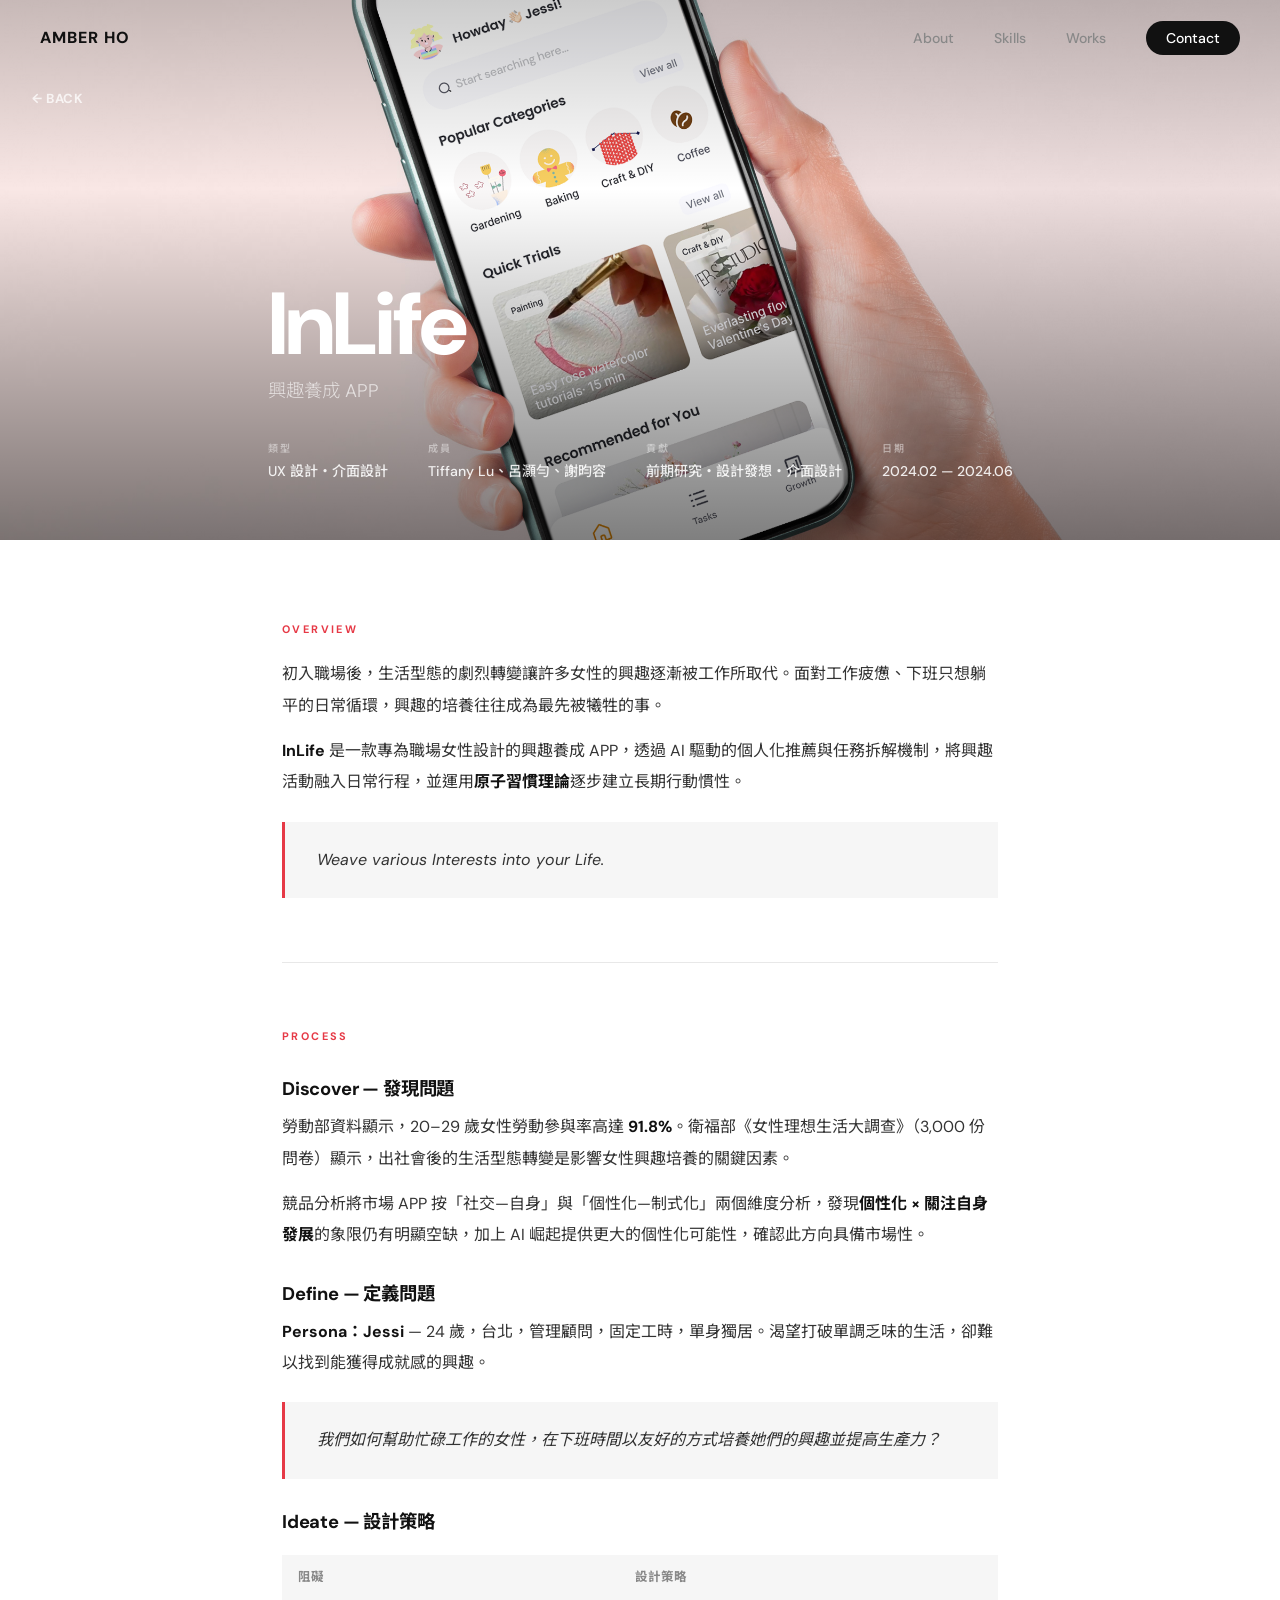
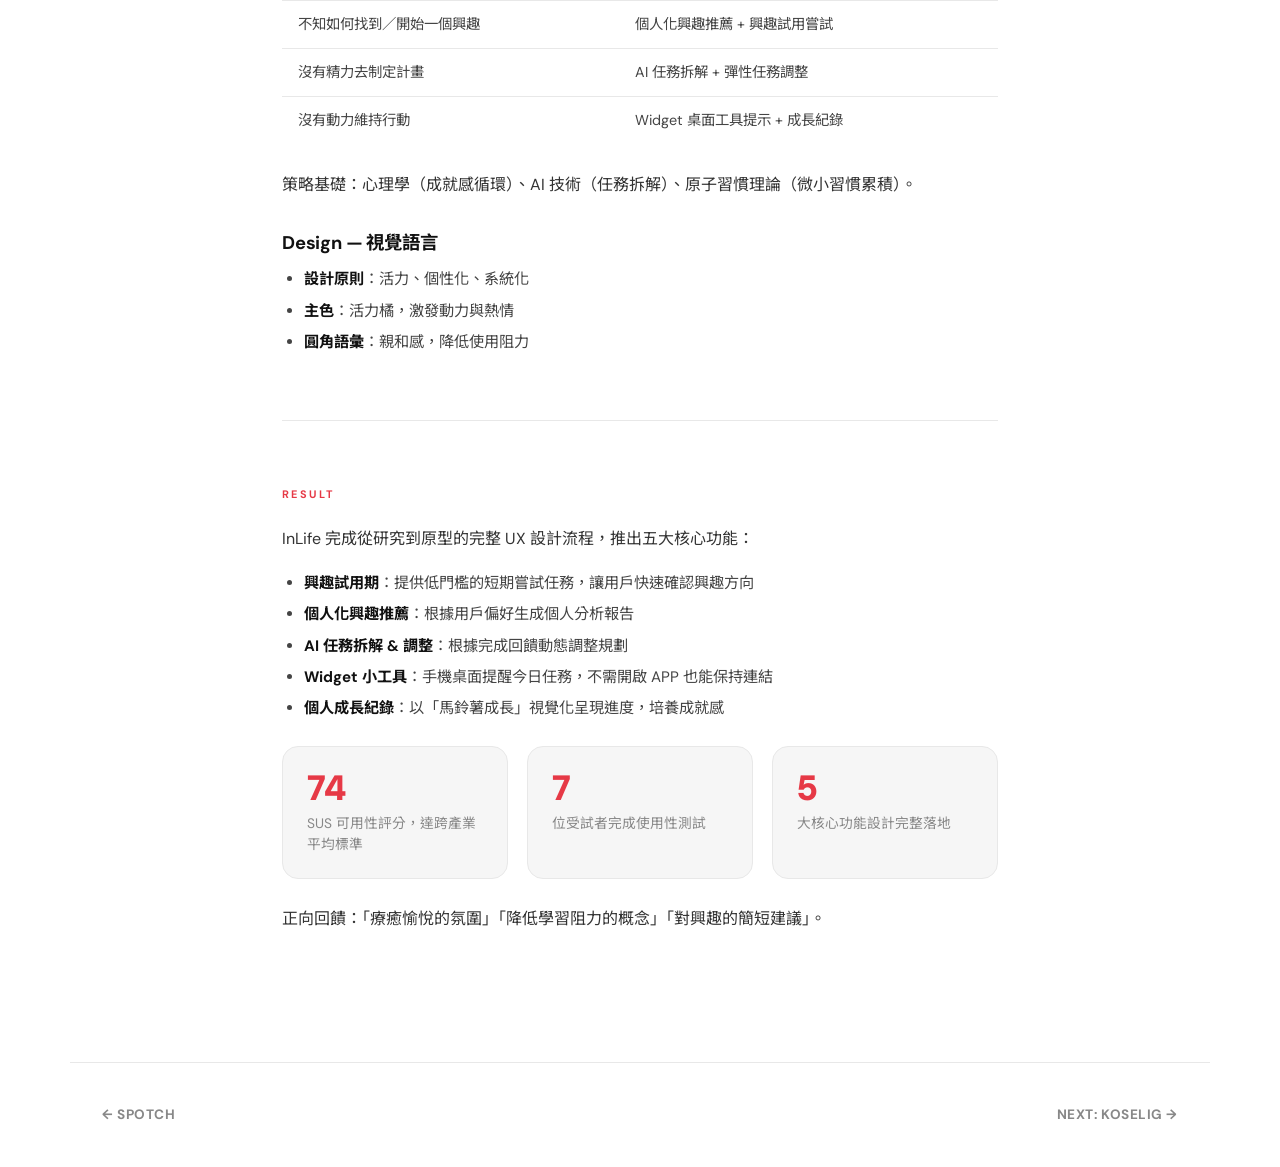
<file: works/inlife.html>
<!DOCTYPE html>
<html lang="zh-TW">
<head>
  <meta charset="UTF-8">
  <meta name="viewport" content="width=device-width, initial-scale=1.0">
  <title>InLife — Amber Ho Portfolio</title>
  <link rel="preconnect" href="https://fonts.googleapis.com">
  <link rel="preconnect" href="https://fonts.gstatic.com" crossorigin>
  <link href="https://fonts.googleapis.com/css2?family=DM+Sans:ital,opsz,wght@0,9..40,300;0,9..40,400;0,9..40,500;0,9..40,600;0,9..40,800;1,9..40,300&family=Noto+Sans+TC:wght@300;400;500;700;900&display=swap" rel="stylesheet">
  <link rel="stylesheet" href="../css/style.css">
</head>
<body>

  <nav id="nav">
    <a href="../index.html" class="nav-logo">AMBER HO</a>
    <ul class="nav-links">
      <li><a href="../index.html#about">About</a></li>
      <li><a href="../index.html#skills">Skills</a></li>
      <li><a href="../index.html#works">Works</a></li>
      <li><a href="../index.html#contact" class="nav-cta">Contact</a></li>
    </ul>
    <button class="nav-toggle" aria-label="開啟選單" aria-expanded="false">
      <span></span><span></span>
    </button>
  </nav>

  <a href="../index.html#works" class="work-back">← Back</a>

  <!-- Hero -->
  <div class="work-page-hero" style="--project-color: #BF4E30;">
    <img class="work-page-hero-img" src="../img/works/inlife.png" width="1600" height="900" alt="InLife 興趣養成 APP 主視覺">
    <div class="container">
      <h1>InLife</h1>
      <p class="work-subtitle">興趣養成 APP</p>
      <div class="work-meta">
        <div class="work-meta-item">
          <span class="label">類型</span>
          <span class="value">UX 設計・介面設計</span>
        </div>
        <div class="work-meta-item">
          <span class="label">成員</span>
          <span class="value">Tiffany Lu、呂灝勻、謝昀容</span>
        </div>
        <div class="work-meta-item">
          <span class="label">貢獻</span>
          <span class="value">前期研究・設計發想・介面設計</span>
        </div>
        <div class="work-meta-item">
          <span class="label">日期</span>
          <span class="value">2024.02 — 2024.06</span>
        </div>
      </div>
    </div>
  </div>

  <!-- Content -->
  <div class="work-body">

    <div class="work-section animate">
      <span class="work-section-label">OVERVIEW</span>
      <p>初入職場後，生活型態的劇烈轉變讓許多女性的興趣逐漸被工作所取代。面對工作疲憊、下班只想躺平的日常循環，興趣的培養往往成為最先被犧牲的事。</p>
      <p><strong>InLife</strong> 是一款專為職場女性設計的興趣養成 APP，透過 AI 驅動的個人化推薦與任務拆解機制，將興趣活動融入日常行程，並運用<strong>原子習慣理論</strong>逐步建立長期行動慣性。</p>
      <div class="highlight-box">Weave various Interests into your Life.</div>
    </div>

    <hr class="work-divider">

    <div class="work-section animate">
      <span class="work-section-label">PROCESS</span>

      <h3>Discover — 發現問題</h3>
      <p>勞動部資料顯示，20–29 歲女性勞動參與率高達 <strong>91.8%</strong>。衛福部《女性理想生活大調查》（3,000 份問卷）顯示，出社會後的生活型態轉變是影響女性興趣培養的關鍵因素。</p>
      <p>競品分析將市場 APP 按「社交—自身」與「個性化—制式化」兩個維度分析，發現<strong>個性化 × 關注自身發展</strong>的象限仍有明顯空缺，加上 AI 崛起提供更大的個性化可能性，確認此方向具備市場性。</p>

      <h3>Define — 定義問題</h3>
      <p><strong>Persona：Jessi</strong> — 24 歲，台北，管理顧問，固定工時，單身獨居。渴望打破單調乏味的生活，卻難以找到能獲得成就感的興趣。</p>
      <div class="highlight-box">我們如何幫助忙碌工作的女性，在下班時間以友好的方式培養她們的興趣並提高生產力？</div>

      <h3>Ideate — 設計策略</h3>
      <table class="work-table">
        <thead>
          <tr><th>阻礙</th><th>設計策略</th></tr>
        </thead>
        <tbody>
          <tr><td>不知如何找到／開始一個興趣</td><td>個人化興趣推薦 + 興趣試用嘗試</td></tr>
          <tr><td>沒有精力去制定計畫</td><td>AI 任務拆解 + 彈性任務調整</td></tr>
          <tr><td>沒有動力維持行動</td><td>Widget 桌面工具提示 + 成長紀錄</td></tr>
        </tbody>
      </table>
      <p>策略基礎：心理學（成就感循環）、AI 技術（任務拆解）、原子習慣理論（微小習慣累積）。</p>

      <h3>Design — 視覺語言</h3>
      <ul>
        <li><strong>設計原則</strong>：活力、個性化、系統化</li>
        <li><strong>主色</strong>：活力橘，激發動力與熱情</li>
        <li><strong>圓角語彙</strong>：親和感，降低使用阻力</li>
      </ul>
    </div>

    <hr class="work-divider">

    <div class="work-section animate">
      <span class="work-section-label">RESULT</span>
      <p>InLife 完成從研究到原型的完整 UX 設計流程，推出五大核心功能：</p>
      <ul>
        <li><strong>興趣試用期</strong>：提供低門檻的短期嘗試任務，讓用戶快速確認興趣方向</li>
        <li><strong>個人化興趣推薦</strong>：根據用戶偏好生成個人分析報告</li>
        <li><strong>AI 任務拆解 &amp; 調整</strong>：根據完成回饋動態調整規劃</li>
        <li><strong>Widget 小工具</strong>：手機桌面提醒今日任務，不需開啟 APP 也能保持連結</li>
        <li><strong>個人成長紀錄</strong>：以「馬鈴薯成長」視覺化呈現進度，培養成就感</li>
      </ul>

      <div class="result-grid">
        <div class="result-card">
          <div class="result-num">74</div>
          <p>SUS 可用性評分，達跨產業平均標準</p>
        </div>
        <div class="result-card">
          <div class="result-num">7</div>
          <p>位受試者完成使用性測試</p>
        </div>
        <div class="result-card">
          <div class="result-num">5</div>
          <p>大核心功能設計完整落地</p>
        </div>
      </div>

      <p>正向回饋：「療癒愉悅的氛圍」「降低學習阻力的概念」「對興趣的簡短建議」。</p>
    </div>

  </div>

  <div class="work-page-nav">
    <a href="spotch.html">← Spotch</a>
    <a href="koselig.html">Next: Koselig →</a>
  </div>

  <script src="../js/main.js"></script>
</body>
</html>
</file>
<file: css/style.css>
/* ─── Design Tokens ─── */
:root {
  --bg: #ffffff;
  --fg: #111111;
  --muted: #888888;
  --accent: #e63946;
  --border: #e8e8e8;
  --surface: #f6f6f6;

  --c-spotch:  #1B4332;
  --c-inlife:  #BF4E30;
  --c-koselig: #5C4033;
  --c-aight:   #1A1A2E;

  --sans: 'DM Sans', 'Noto Sans TC', sans-serif;
  --section-v: clamp(5rem, 9vw, 9rem);
  --radius: 16px;
  --radius-lg: 24px;
  --ease: cubic-bezier(0.4, 0, 0.2, 1);
  --t: 0.3s var(--ease);
}

/* ─── Reset ─── */
*, *::before, *::after { box-sizing: border-box; margin: 0; padding: 0; }
html { scroll-behavior: smooth; -webkit-font-smoothing: antialiased; }
body {
  font-family: var(--sans);
  background: var(--bg);
  color: var(--fg);
  line-height: 1.7;
  overflow-x: hidden;
}
a { text-decoration: none; color: inherit; }
img { max-width: 100%; display: block; }

/* ─── Container ─── */
.container { max-width: 1140px; margin: 0 auto; padding: 0 2rem; }

/* ─── Typography ─── */
h1 { font-size: clamp(3.5rem, 8vw, 7rem); letter-spacing: -0.03em; line-height: 1.05; font-weight: 800; }
h2 { font-size: clamp(2rem, 4vw, 3rem); letter-spacing: -0.02em; line-height: 1.15; font-weight: 700; }
h3 { font-size: 1.1rem; font-weight: 600; line-height: 1.3; }
.muted { color: var(--muted); }

/* ─── Scroll Animations ─── */
.animate {
  opacity: 0;
  transform: translateY(28px);
  transition: opacity 0.7s var(--ease), transform 0.7s var(--ease);
}
.animate.visible { opacity: 1; transform: none; }
.animate-delay-1 { transition-delay: 0.1s; }
.animate-delay-2 { transition-delay: 0.2s; }
.animate-delay-3 { transition-delay: 0.3s; }
.animate-delay-4 { transition-delay: 0.4s; }

/* ─── Buttons ─── */
.btn-primary, .btn-secondary {
  display: inline-block;
  padding: 0.85rem 2rem;
  border-radius: 100px;
  font-size: 0.92rem;
  font-weight: 600;
  letter-spacing: 0.01em;
  transition: background var(--t), color var(--t), border-color var(--t), transform var(--t);
  cursor: pointer;
}
.btn-primary { background: var(--fg); color: var(--bg); }
.btn-primary:hover { background: var(--accent); transform: translateY(-2px); }
.btn-secondary { border: 1.5px solid var(--border); color: var(--fg); }
.btn-secondary:hover { border-color: var(--fg); transform: translateY(-2px); }

/* ─── Section Headers ─── */
.section-label {
  display: block;
  font-size: 0.68rem;
  font-weight: 700;
  letter-spacing: 0.22em;
  color: var(--accent);
  text-transform: uppercase;
  margin-bottom: 0.5rem;
}
.section-header { margin-bottom: 3.5rem; }

/* ══════════════════════════════════
   NAV
══════════════════════════════════ */
#nav {
  position: fixed;
  inset: 0 0 auto;
  z-index: 100;
  padding: 1.5rem 2.5rem;
  display: flex;
  align-items: center;
  justify-content: space-between;
  transition: background var(--t), box-shadow var(--t), padding var(--t);
}
#nav.scrolled {
  background: rgba(255,255,255,0.92);
  backdrop-filter: blur(18px);
  -webkit-backdrop-filter: blur(18px);
  box-shadow: 0 1px 0 var(--border);
  padding-top: 1rem;
  padding-bottom: 1rem;
}
.nav-logo { font-size: 1rem; font-weight: 800; letter-spacing: 0.06em; }
.nav-links {
  list-style: none;
  display: flex;
  gap: 2.5rem;
  align-items: center;
}
.nav-links a {
  font-size: 0.88rem;
  font-weight: 500;
  color: var(--muted);
  transition: color var(--t);
  position: relative;
}
.nav-links a::after {
  content: '';
  position: absolute;
  bottom: -3px; left: 0; right: 0;
  height: 1px;
  background: var(--accent);
  transform: scaleX(0);
  transform-origin: left;
  transition: transform var(--t);
}
.nav-links a:hover,
.nav-links a.active { color: var(--fg); }
.nav-links a:hover::after,
.nav-links a.active::after { transform: scaleX(1); }

.nav-cta {
  background: var(--fg) !important;
  color: var(--bg) !important;
  padding: 0.5rem 1.25rem;
  border-radius: 100px;
}
.nav-cta::after { display: none !important; }
.nav-cta:hover { background: var(--accent) !important; color: var(--bg) !important; }

.nav-toggle {
  display: none;
  flex-direction: column;
  gap: 5px;
  background: none;
  border: none;
  cursor: pointer;
  padding: 4px;
  z-index: 101;
}
.nav-toggle span {
  display: block;
  width: 22px;
  height: 1.5px;
  background: var(--fg);
  transition: var(--t);
}

/* ══════════════════════════════════
   HERO
══════════════════════════════════ */
#hero {
  min-height: 100dvh;
  display: flex;
  align-items: center;
  padding: 0 2rem;
  position: relative;
}
.hero-inner {
  max-width: 1140px;
  margin: 0 auto;
  width: 100%;
  padding-top: 5rem;
}
.hero-tags {
  display: flex;
  gap: 0.65rem;
  margin-bottom: 2rem;
  flex-wrap: wrap;
}
.tag {
  font-size: 0.78rem;
  font-weight: 500;
  padding: 0.35rem 0.9rem;
  border: 1.5px solid var(--border);
  border-radius: 100px;
  color: var(--muted);
  transition: border-color var(--t), color var(--t);
}
.tag:hover { border-color: var(--accent); color: var(--accent); }
.hero-name { margin-bottom: 1.5rem; }
.hero-en {
  font-size: clamp(0.9rem, 2vw, 1.4rem);
  font-weight: 300;
  letter-spacing: 0.28em;
  color: var(--muted);
  margin-top: 0.3rem;
}
.hero-tagline {
  font-size: clamp(1rem, 1.8vw, 1.2rem);
  margin-bottom: 2.5rem;
  line-height: 1.9;
}
.hero-tagline .muted { font-size: 0.9em; display: block; margin-top: 0.25rem; }

.hero-scroll {
  position: absolute;
  bottom: 2.5rem;
  left: 50%;
  transform: translateX(-50%);
  display: flex;
  flex-direction: column;
  align-items: center;
  gap: 0.5rem;
  color: var(--muted);
  font-size: 0.63rem;
  letter-spacing: 0.18em;
  font-weight: 600;
}
.scroll-line {
  width: 1px;
  height: 44px;
  background: linear-gradient(to bottom, var(--muted), transparent);
  animation: scrollPulse 2s ease-in-out infinite;
}
@keyframes scrollPulse {
  0%, 100% { opacity: 0.3; transform: scaleY(0.9); }
  50% { opacity: 1; transform: scaleY(1.1); }
}

/* ══════════════════════════════════
   ABOUT
══════════════════════════════════ */
#about {
  padding: var(--section-v) 0;
  border-top: 1px solid var(--border);
}
.about-grid {
  display: grid;
  grid-template-columns: minmax(0, 1fr) minmax(280px, 1fr);
  gap: clamp(2.5rem, 5vw, 5.5rem);
  align-items: start;
}
.about-intro {
  display: flex;
  flex-direction: column;
  gap: 2rem;
}
.about-figure {
  margin: 0;
  max-width: min(100%, 340px);
}
.about-profile-img {
  display: block;
  width: 100%;
  height: auto;
  aspect-ratio: 4 / 5;
  object-fit: cover;
  border-radius: var(--radius-lg);
  border: 1px solid var(--border);
}
.about-bio p {
  font-size: 1.02rem;
  line-height: 1.92;
  color: var(--muted);
  margin-bottom: 1.1rem;
  max-width: 40em;
}
.about-bio p:last-child { margin-bottom: 0; }
.about-lead {
  font-size: 1.08rem;
  font-weight: 500;
  letter-spacing: -0.015em;
  color: var(--fg);
  line-height: 1.88;
}

.about-sidebar {
  background: var(--surface);
  border: 1px solid var(--border);
  border-radius: var(--radius-lg);
  padding: 1.65rem 1.45rem 1.5rem;
  position: sticky;
  top: 5.75rem;
}
.about-panel + .about-panel {
  margin-top: 1.65rem;
  padding-top: 1.65rem;
  border-top: 1px solid var(--border);
}
.about-panel-title {
  font-size: 0.68rem;
  letter-spacing: 0.18em;
  text-transform: uppercase;
  color: var(--accent);
  margin: 0 0 1.1rem;
  font-weight: 700;
}

.edu-list {
  list-style: none;
  margin: 0;
  padding: 0;
}
.edu-item {
  display: flex;
  gap: 1.25rem;
  margin-bottom: 1.05rem;
  align-items: flex-start;
}
.edu-item:last-child { margin-bottom: 0; }
.edu-year {
  flex: 0 0 auto;
  font-size: 0.74rem;
  color: var(--muted);
  white-space: nowrap;
  font-weight: 600;
  padding-top: 0.2rem;
  min-width: 5.5rem;
  font-variant-numeric: tabular-nums;
}
.edu-body strong {
  font-size: 0.95rem;
  font-weight: 600;
  color: var(--fg);
}
.edu-body p {
  font-size: 0.84rem;
  color: var(--muted);
  margin: 0.2rem 0 0;
  line-height: 1.55;
}

.timeline {
  list-style: none;
  margin: 0;
  padding: 0;
  display: flex;
  flex-direction: column;
  gap: 0;
}
.timeline-year {
  display: grid;
  grid-template-columns: 2.75rem minmax(0, 1fr);
  column-gap: 0.85rem;
  align-items: start;
  padding-bottom: 1.35rem;
  list-style: none;
}
.timeline-year:last-child { padding-bottom: 0; }
.timeline-year-label {
  font-size: 0.74rem;
  font-weight: 800;
  color: var(--accent);
  line-height: 1.35;
  text-align: right;
  padding-top: 0.15rem;
  font-variant-numeric: tabular-nums;
}
.timeline-items {
  list-style: none;
  margin: 0;
  padding: 0 0 0 0.85rem;
  border-left: 1px solid var(--border);
}
.timeline-items li {
  font-size: 0.87rem;
  color: #444;
  line-height: 1.62;
  padding-bottom: 0.42rem;
}
.timeline-items li:last-child { padding-bottom: 0; }

/* ══════════════════════════════════
   SKILLS
══════════════════════════════════ */
#skills {
  padding: var(--section-v) 0;
  background: var(--surface);
}
.skills-grid {
  display: grid;
  grid-template-columns: repeat(3, 1fr);
  gap: 3rem;
}
.skill-group h3 {
  font-size: 0.68rem;
  letter-spacing: 0.18em;
  text-transform: uppercase;
  color: var(--muted);
  margin-bottom: 1.25rem;
  font-weight: 700;
}
.skill-tags { display: flex; flex-wrap: wrap; gap: 0.55rem; }
.skill-tag {
  font-size: 0.84rem;
  padding: 0.4rem 0.95rem;
  background: var(--bg);
  border: 1px solid var(--border);
  border-radius: 8px;
  font-weight: 500;
  transition: border-color var(--t), transform var(--t), box-shadow var(--t);
  cursor: default;
}
.skill-tag:hover {
  border-color: var(--fg);
  transform: translateY(-2px);
  box-shadow: 0 4px 14px rgba(0,0,0,0.07);
}

/* ══════════════════════════════════
   WORKS
══════════════════════════════════ */
#works {
  padding: var(--section-v) 0;
  border-top: 1px solid var(--border);
}
.works-grid {
  display: grid;
  grid-template-columns: repeat(2, 1fr);
  gap: 1.5rem;
}
.work-card {
  display: block;
  border-radius: var(--radius-lg);
  overflow: hidden;
  border: 1px solid var(--border);
  transition: transform var(--t), box-shadow var(--t);
  background: var(--bg);
  cursor: pointer;
}
.work-card:hover {
  transform: translateY(-7px);
  box-shadow: 0 24px 60px rgba(0,0,0,0.10);
}
.card-visual {
  background: var(--card-color, #111);
  height: 230px;
  display: flex;
  align-items: flex-end;
  padding: 2rem;
  position: relative;
  overflow: hidden;
  transition: height var(--t);
}
.card-visual-img {
  position: absolute;
  inset: 0;
  width: 100%;
  height: 100%;
  object-fit: cover;
  object-position: center;
  z-index: 0;
}
.card-visual::before {
  content: '';
  position: absolute;
  inset: 0;
  z-index: 1;
  background: linear-gradient(135deg, transparent 30%, rgba(0,0,0,0.4));
}
.card-visual::after {
  content: '';
  position: absolute;
  inset: 0;
  z-index: 1;
  background: var(--card-color, #111);
  opacity: 0;
  transition: opacity var(--t);
}
.work-card:hover .card-visual::after { opacity: 0.12; }
.card-project-name {
  font-size: clamp(2.2rem, 4vw, 3.5rem);
  font-weight: 900;
  color: rgba(255,255,255,0.9);
  letter-spacing: -0.03em;
  line-height: 1;
  position: relative;
  z-index: 2;
  transition: transform var(--t);
}
.work-card:hover .card-project-name { transform: translateX(4px); }
.card-info { padding: 1.75rem; }
.card-tags {
  display: flex;
  gap: 0.45rem;
  margin-bottom: 0.75rem;
  flex-wrap: wrap;
}
.card-tags span {
  font-size: 0.7rem;
  padding: 0.2rem 0.65rem;
  background: var(--surface);
  border-radius: 100px;
  color: var(--muted);
  font-weight: 600;
  letter-spacing: 0.04em;
}
.card-title {
  font-size: 1.05rem;
  font-weight: 700;
  margin-bottom: 0.5rem;
  letter-spacing: -0.01em;
}
.card-desc {
  font-size: 0.88rem;
  color: var(--muted);
  line-height: 1.75;
  margin-bottom: 1.25rem;
}
.card-link {
  font-size: 0.84rem;
  font-weight: 700;
  color: var(--fg);
  display: inline-flex;
  align-items: center;
  gap: 0.3rem;
  transition: gap var(--t), color var(--t);
  letter-spacing: 0.01em;
}
.work-card:hover .card-link { gap: 0.7rem; color: var(--accent); }

/* ══════════════════════════════════
   CONTACT
══════════════════════════════════ */
#contact {
  padding: var(--section-v) 0;
  background: var(--fg);
  color: var(--bg);
}
#contact .section-label { color: var(--accent); }
#contact h2 { color: var(--bg); }
.contact-inner { max-width: 640px; }
.contact-inner > p {
  color: rgba(255,255,255,0.55);
  margin: 1rem 0 2.25rem;
  font-size: 1.05rem;
}
.contact-links { display: flex; gap: 0.9rem; flex-wrap: wrap; margin-bottom: 2rem; }
#contact .btn-primary { background: var(--bg); color: var(--fg); }
#contact .btn-primary:hover { background: var(--accent); color: var(--bg); }
#contact .btn-secondary { border-color: rgba(255,255,255,0.25); color: rgba(255,255,255,0.75); }
#contact .btn-secondary:hover { border-color: var(--bg); color: var(--bg); }
.contact-meta { display: flex; gap: 2rem; font-size: 0.85rem; color: rgba(255,255,255,0.35); }

/* ─── Footer ─── */
footer {
  padding: 1.75rem 2rem;
  background: var(--fg);
  border-top: 1px solid rgba(255,255,255,0.07);
  text-align: center;
}
footer p { font-size: 0.78rem; color: rgba(255,255,255,0.25); }

/* ══════════════════════════════════
   WORK PAGES
══════════════════════════════════ */
.work-page-hero {
  min-height: 60vh;
  background: var(--project-color, #111);
  display: flex;
  align-items: flex-end;
  padding: 0 2rem 3.5rem;
  position: relative;
  overflow: hidden;
}
.work-page-hero-img {
  position: absolute;
  inset: 0;
  width: 100%;
  height: 100%;
  object-fit: cover;
  object-position: center;
  z-index: 0;
}
.work-page-hero::before {
  content: '';
  position: absolute;
  inset: 0;
  z-index: 1;
  background: linear-gradient(
    to bottom,
    rgba(0, 0, 0, 0.2) 0%,
    transparent 35%,
    rgba(0, 0, 0, 0.5) 100%
  );
}
.work-page-hero .container { position: relative; z-index: 2; }

.work-back {
  position: fixed;
  top: 5.5rem;
  left: 2rem;
  font-size: 0.82rem;
  font-weight: 700;
  color: rgba(255,255,255,0.75);
  display: flex;
  align-items: center;
  gap: 0.4rem;
  transition: color var(--t);
  z-index: 50;
  letter-spacing: 0.04em;
  text-transform: uppercase;
}
.work-back:hover { color: #fff; }

.work-page-hero h1 {
  color: #fff;
  font-size: clamp(2.5rem, 7vw, 5.5rem);
  margin-bottom: 0.4rem;
}
.work-page-hero .work-subtitle {
  color: rgba(255,255,255,0.65);
  font-size: clamp(0.95rem, 2vw, 1.15rem);
  font-weight: 300;
}
.work-meta {
  display: flex;
  gap: 2.5rem;
  margin-top: 2rem;
  flex-wrap: wrap;
}
.work-meta-item { display: flex; flex-direction: column; gap: 0.2rem; }
.work-meta-item .label {
  font-size: 0.63rem;
  letter-spacing: 0.2em;
  text-transform: uppercase;
  color: rgba(255,255,255,0.45);
  font-weight: 600;
}
.work-meta-item .value {
  font-size: 0.88rem;
  color: rgba(255,255,255,0.88);
  font-weight: 500;
}

.work-body {
  max-width: 780px;
  margin: 0 auto;
  padding: 5rem 2rem 4rem;
}
.work-section { margin-bottom: 4rem; }
.work-section-label {
  font-size: 0.68rem;
  letter-spacing: 0.22em;
  text-transform: uppercase;
  color: var(--accent);
  margin-bottom: 1.25rem;
  font-weight: 700;
  display: block;
}
.work-section h3 {
  font-size: 1.15rem;
  font-weight: 700;
  margin: 2rem 0 0.6rem;
  letter-spacing: -0.01em;
}
.work-section h3:first-child { margin-top: 0; }
.work-section p {
  font-size: 1rem;
  line-height: 1.95;
  color: #333;
  margin-bottom: 0.9rem;
}
.work-section strong { color: var(--fg); }
.work-section ul {
  margin: 0.5rem 0 1rem 1.4rem;
}
.work-section li {
  font-size: 0.95rem;
  line-height: 1.85;
  color: #444;
  margin-bottom: 0.2rem;
}
hr.work-divider {
  border: none;
  height: 1px;
  background: var(--border);
  margin: 4rem 0;
}

.work-table {
  width: 100%;
  border-collapse: collapse;
  margin: 1.25rem 0 1.5rem;
  font-size: 0.9rem;
}
.work-table th {
  text-align: left;
  padding: 0.75rem 1rem;
  background: var(--surface);
  font-size: 0.78rem;
  font-weight: 700;
  letter-spacing: 0.06em;
  text-transform: uppercase;
  color: var(--muted);
}
.work-table td {
  padding: 0.75rem 1rem;
  border-top: 1px solid var(--border);
  color: #444;
  line-height: 1.6;
}

.result-grid {
  display: grid;
  grid-template-columns: repeat(auto-fit, minmax(200px, 1fr));
  gap: 1.15rem;
  margin: 1.5rem 0;
}
.result-card {
  padding: 1.5rem;
  background: var(--surface);
  border-radius: var(--radius);
  border: 1px solid var(--border);
}
.result-card .result-num {
  font-size: 2.2rem;
  font-weight: 900;
  color: var(--accent);
  line-height: 1;
  margin-bottom: 0.4rem;
  letter-spacing: -0.02em;
}
.result-card p { font-size: 0.86rem; color: var(--muted); margin: 0; line-height: 1.5; }

.highlight-box {
  padding: 1.5rem 2rem;
  border-left: 3px solid var(--accent);
  background: var(--surface);
  border-radius: 0 var(--radius-sm) var(--radius-sm) 0;
  margin: 1.5rem 0;
  font-size: 1rem;
  color: #333;
  line-height: 1.8;
  font-style: italic;
}

.work-page-nav {
  border-top: 1px solid var(--border);
  padding: 2.5rem 2rem;
  display: flex;
  justify-content: space-between;
  align-items: center;
  max-width: 1140px;
  margin: 0 auto;
}
.work-page-nav a {
  font-size: 0.85rem;
  font-weight: 700;
  color: var(--muted);
  letter-spacing: 0.04em;
  text-transform: uppercase;
  display: flex;
  align-items: center;
  gap: 0.4rem;
  transition: color var(--t);
}
.work-page-nav a:hover { color: var(--accent); }

/* ══════════════════════════════════
   RESPONSIVE
══════════════════════════════════ */
@media (max-width: 900px) {
  .about-grid { grid-template-columns: 1fr; gap: 2.75rem; }
  .about-sidebar { position: static; }
  .skills-grid { grid-template-columns: 1fr 1fr; gap: 2rem; }
  .works-grid { grid-template-columns: 1fr; }
}

@media (max-width: 640px) {
  #nav { padding: 1.1rem 1.25rem; }
  #nav.scrolled { padding: 0.9rem 1.25rem; }
  .nav-links { display: none; }
  .nav-toggle { display: flex; }

  .nav-links.nav-open {
    display: flex;
    flex-direction: column;
    position: fixed;
    inset: 0;
    background: var(--bg);
    align-items: center;
    justify-content: center;
    gap: 2.5rem;
    z-index: 99;
  }
  .nav-links.nav-open a {
    font-size: 1.4rem;
    color: var(--fg);
  }
  .nav-links.nav-open .nav-cta {
    font-size: 1rem;
    padding: 0.65rem 1.5rem;
  }

  .hero-inner { padding-top: 4.5rem; }
  .skills-grid { grid-template-columns: 1fr; }
  .card-visual { height: 170px; }
  .contact-meta { flex-direction: column; gap: 0.5rem; }
  .work-back { position: absolute; top: auto; bottom: calc(100% + 1rem); left: 0; }
  .work-meta { gap: 1.5rem; }
}
</file>
